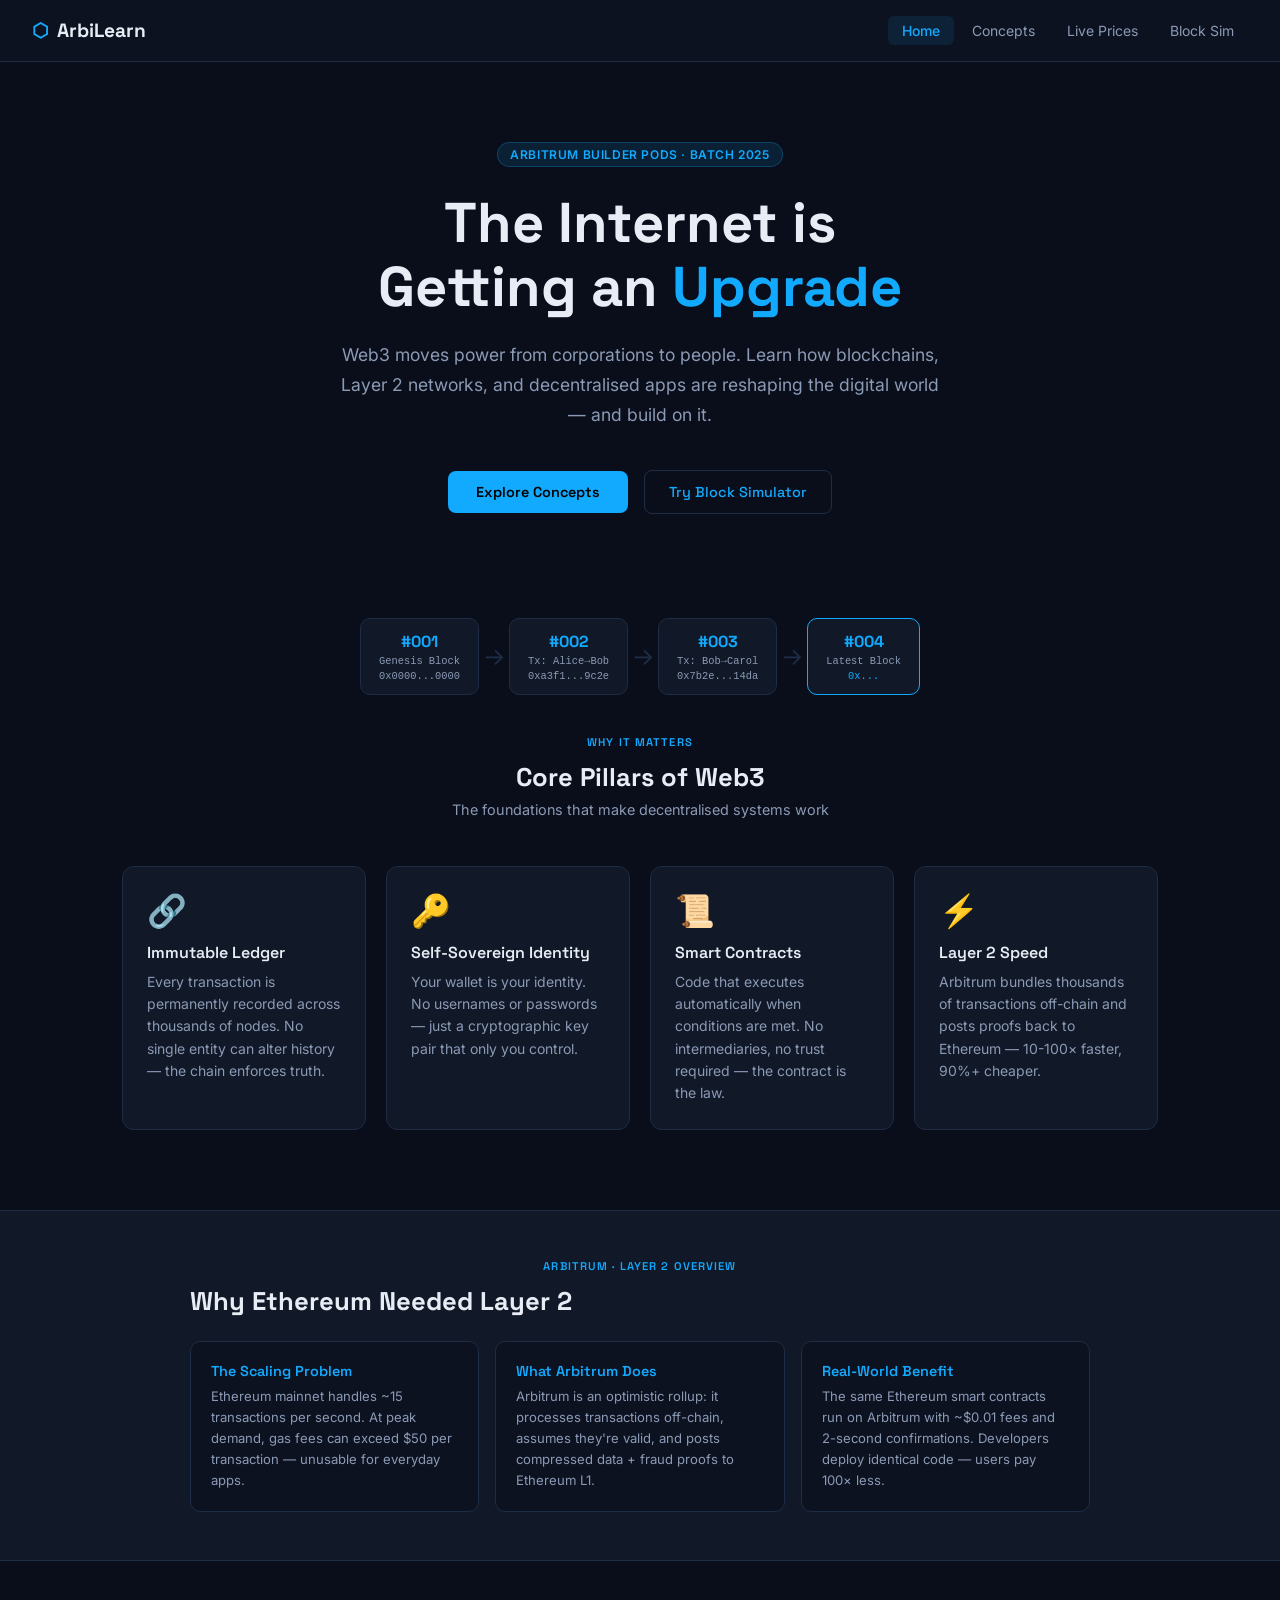
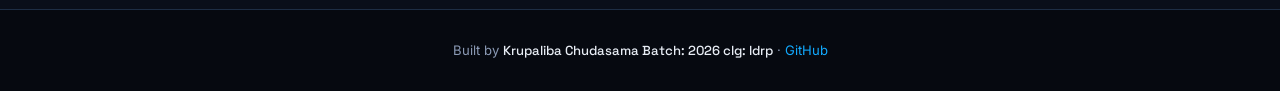
<file: index.html>
<!DOCTYPE html>
<html lang="en">
<head>
<meta charset="UTF-8"/>
<meta name="viewport" content="width=device-width, initial-scale=1.0"/>
<title>ArbiLearn – Web3 Explorer</title>
<link href="https://fonts.googleapis.com/css2?family=Space+Grotesk:wght@400;500;600;700&family=Inter:wght@400;500&display=swap" rel="stylesheet"/>
<link rel="stylesheet" href="style.css"/>
</head>
<body>
<nav>
  <div class="nav-logo">⬡<span>ArbiLearn</span></div>
  <div class="nav-links">
    <a href="index.html" class="nav-btn active">Home</a>
    <a href="concepts.html" class="nav-btn">Concepts</a>
    <a href="prices.html" class="nav-btn">Live Prices</a>
    <a href="simulator.html" class="nav-btn">Block Sim</a>
  </div>
</nav>

<div class="hero">
  <div class="hero-badge">Arbitrum Builder Pods · Batch 2025</div>
  <h1>The Internet is<br>Getting an <span class="accent">Upgrade</span></h1>
  <p>Web3 moves power from corporations to people. Learn how blockchains, Layer 2 networks, and decentralised apps are reshaping the digital world — and build on it.</p>
  <a href="concepts.html" class="btn-primary">Explore Concepts</a>
  <a href="simulator.html" class="btn-ghost">Try Block Simulator</a>
</div>

<div class="chain-visual">
  <div class="block-pill"><div class="bnum">#001</div><div class="bhash">Genesis Block</div><div class="bhash">0x0000...0000</div></div>
  <div class="chain-arrow">→</div>
  <div class="block-pill"><div class="bnum">#002</div><div class="bhash">Tx: Alice→Bob</div><div class="bhash">0xa3f1...9c2e</div></div>
  <div class="chain-arrow">→</div>
  <div class="block-pill"><div class="bnum">#003</div><div class="bhash">Tx: Bob→Carol</div><div class="bhash">0x7b2e...14da</div></div>
  <div class="chain-arrow">→</div>
  <div class="block-pill highlight"><div class="bnum">#004</div><div class="bhash">Latest Block</div><div class="bhash">0x...</div></div>
</div>

<div style="padding:0 2rem 1rem;max-width:1100px;margin:0 auto">
  <div class="section-label">Why it matters</div>
  <div class="section-title">Core Pillars of Web3</div>
  <div class="section-sub">The foundations that make decentralised systems work</div>
</div>
<div class="features-grid">
  <div class="feat-card"><div class="feat-icon">🔗</div><h3>Immutable Ledger</h3><p>Every transaction is permanently recorded across thousands of nodes. No single entity can alter history — the chain enforces truth.</p></div>
  <div class="feat-card"><div class="feat-icon">🔑</div><h3>Self-Sovereign Identity</h3><p>Your wallet is your identity. No usernames or passwords — just a cryptographic key pair that only you control.</p></div>
  <div class="feat-card"><div class="feat-icon">📜</div><h3>Smart Contracts</h3><p>Code that executes automatically when conditions are met. No intermediaries, no trust required — the contract is the law.</p></div>
  <div class="feat-card"><div class="feat-icon">⚡</div><h3>Layer 2 Speed</h3><p>Arbitrum bundles thousands of transactions off-chain and posts proofs back to Ethereum — 10-100× faster, 90%+ cheaper.</p></div>
</div>

<div class="l2-section">
  <div class="l2-inner">
    <div class="section-label">Arbitrum · Layer 2 Overview</div>
    <div class="section-title" style="text-align:left">Why Ethereum Needed Layer 2</div>
    <div class="l2-grid">
      <div class="l2-item"><h4>The Scaling Problem</h4><p>Ethereum mainnet handles ~15 transactions per second. At peak demand, gas fees can exceed $50 per transaction — unusable for everyday apps.</p></div>
      <div class="l2-item"><h4>What Arbitrum Does</h4><p>Arbitrum is an optimistic rollup: it processes transactions off-chain, assumes they're valid, and posts compressed data + fraud proofs to Ethereum L1.</p></div>
      <div class="l2-item"><h4>Real-World Benefit</h4><p>The same Ethereum smart contracts run on Arbitrum with ~$0.01 fees and 2-second confirmations. Developers deploy identical code — users pay 100× less.</p></div>
    </div>
  </div>
</div>

<footer>
  <p>Built by <span class="foot-name">Krupaliba Chudasama Batch: 2026 clg: ldrp</span> · <a href="https://github.com/krupalibachudasama2537-lgtm/Web3-AI/tree/main">GitHub</a></p>
</footer>
</body>
</html>
</file>
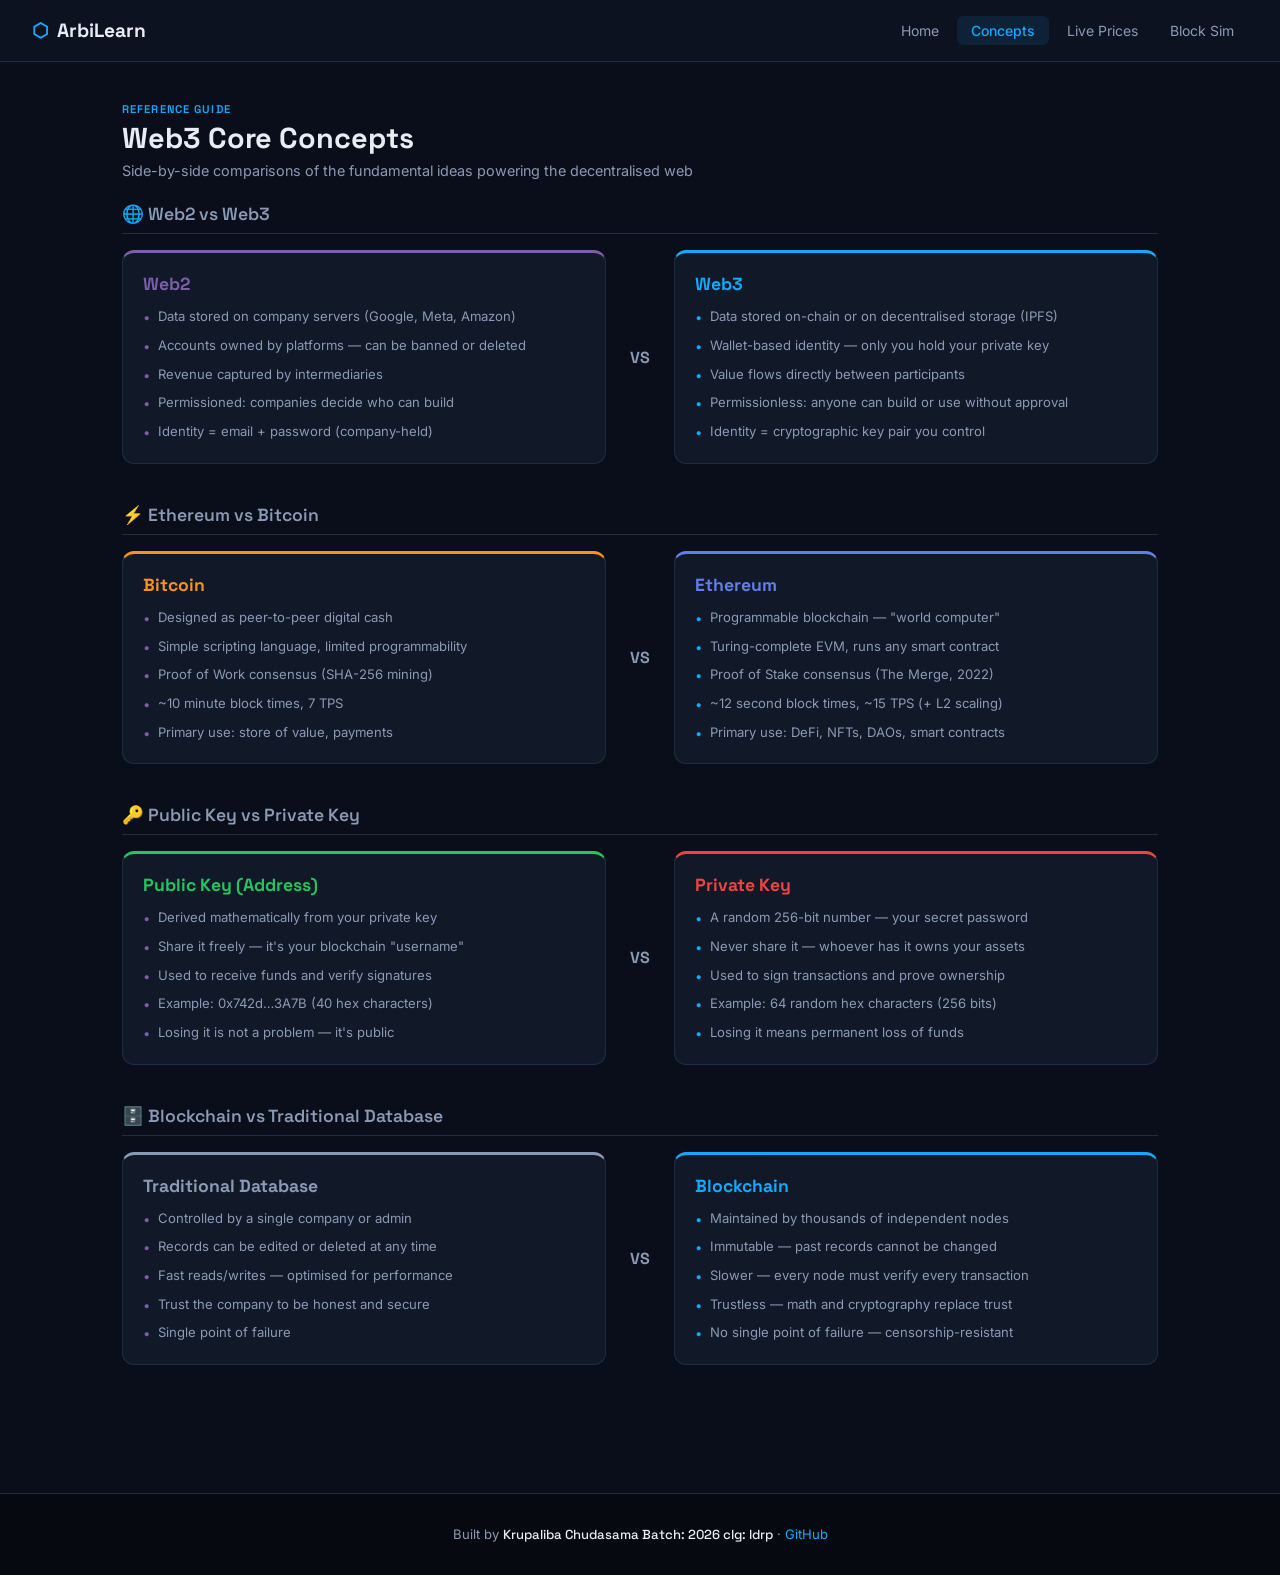
<file: concepts.html>
<!DOCTYPE html>
<html lang="en">
<head>
<meta charset="UTF-8"/>
<meta name="viewport" content="width=device-width, initial-scale=1.0"/>
<title>Concepts – ArbiLearn</title>
<link href="https://fonts.googleapis.com/css2?family=Space+Grotesk:wght@400;500;600;700&family=Inter:wght@400;500&display=swap" rel="stylesheet"/>
<link rel="stylesheet" href="style.css"/>
</head>
<body>
<nav>
  <div class="nav-logo">⬡<span>ArbiLearn</span></div>
  <div class="nav-links">
    <a href="index.html" class="nav-btn">Home</a>
    <a href="concepts.html" class="nav-btn active">Concepts</a>
    <a href="prices.html" class="nav-btn">Live Prices</a>
    <a href="simulator.html" class="nav-btn">Block Sim</a>
  </div>
</nav>

<div class="concepts-wrap">
  <div class="section-label" style="text-align:left;margin-bottom:.25rem">Reference Guide</div>
  <h2 class="page-title">Web3 Core Concepts</h2>
  <p class="page-sub">Side-by-side comparisons of the fundamental ideas powering the decentralised web</p>

  <div class="concept-block">
    <h3>🌐 Web2 vs Web3</h3>
    <div class="vs-grid">
      <div class="vs-card left purple-top"><h4 class="purple">Web2</h4><ul class="vs-list left-list"><li>Data stored on company servers (Google, Meta, Amazon)</li><li>Accounts owned by platforms — can be banned or deleted</li><li>Revenue captured by intermediaries</li><li>Permissioned: companies decide who can build</li><li>Identity = email + password (company-held)</li></ul></div>
      <div class="vs-badge">VS</div>
      <div class="vs-card right blue-top"><h4 class="blue">Web3</h4><ul class="vs-list"><li>Data stored on-chain or on decentralised storage (IPFS)</li><li>Wallet-based identity — only you hold your private key</li><li>Value flows directly between participants</li><li>Permissionless: anyone can build or use without approval</li><li>Identity = cryptographic key pair you control</li></ul></div>
    </div>
  </div>

  <div class="concept-block">
    <h3>⚡ Ethereum vs Bitcoin</h3>
    <div class="vs-grid">
      <div class="vs-card left btc-top"><h4 class="btc">Bitcoin</h4><ul class="vs-list left-list"><li>Designed as peer-to-peer digital cash</li><li>Simple scripting language, limited programmability</li><li>Proof of Work consensus (SHA-256 mining)</li><li>~10 minute block times, 7 TPS</li><li>Primary use: store of value, payments</li></ul></div>
      <div class="vs-badge">VS</div>
      <div class="vs-card right eth-top"><h4 class="eth">Ethereum</h4><ul class="vs-list"><li>Programmable blockchain — "world computer"</li><li>Turing-complete EVM, runs any smart contract</li><li>Proof of Stake consensus (The Merge, 2022)</li><li>~12 second block times, ~15 TPS (+ L2 scaling)</li><li>Primary use: DeFi, NFTs, DAOs, smart contracts</li></ul></div>
    </div>
  </div>

  <div class="concept-block">
    <h3>🔑 Public Key vs Private Key</h3>
    <div class="vs-grid">
      <div class="vs-card left green-top"><h4 class="green">Public Key (Address)</h4><ul class="vs-list left-list"><li>Derived mathematically from your private key</li><li>Share it freely — it's your blockchain "username"</li><li>Used to receive funds and verify signatures</li><li>Example: 0x742d…3A7B (40 hex characters)</li><li>Losing it is not a problem — it's public</li></ul></div>
      <div class="vs-badge">VS</div>
      <div class="vs-card right red-top"><h4 class="red">Private Key</h4><ul class="vs-list"><li>A random 256-bit number — your secret password</li><li>Never share it — whoever has it owns your assets</li><li>Used to sign transactions and prove ownership</li><li>Example: 64 random hex characters (256 bits)</li><li>Losing it means permanent loss of funds</li></ul></div>
    </div>
  </div>

  <div class="concept-block">
    <h3>🗄️ Blockchain vs Traditional Database</h3>
    <div class="vs-grid">
      <div class="vs-card left muted-top"><h4 class="muted">Traditional Database</h4><ul class="vs-list left-list"><li>Controlled by a single company or admin</li><li>Records can be edited or deleted at any time</li><li>Fast reads/writes — optimised for performance</li><li>Trust the company to be honest and secure</li><li>Single point of failure</li></ul></div>
      <div class="vs-badge">VS</div>
      <div class="vs-card right blue-top"><h4 class="blue">Blockchain</h4><ul class="vs-list"><li>Maintained by thousands of independent nodes</li><li>Immutable — past records cannot be changed</li><li>Slower — every node must verify every transaction</li><li>Trustless — math and cryptography replace trust</li><li>No single point of failure — censorship-resistant</li></ul></div>
    </div>
  </div>
</div>

<footer>
  <p>Built by <span class="foot-name">Krupaliba Chudasama Batch: 2026 clg: ldrp</span> · <a href="https://github.com/krupalibachudasama2537-lgtm/Web3-AI/tree/main">GitHub</a></p>
</footer>
</body>
</html>
</file>
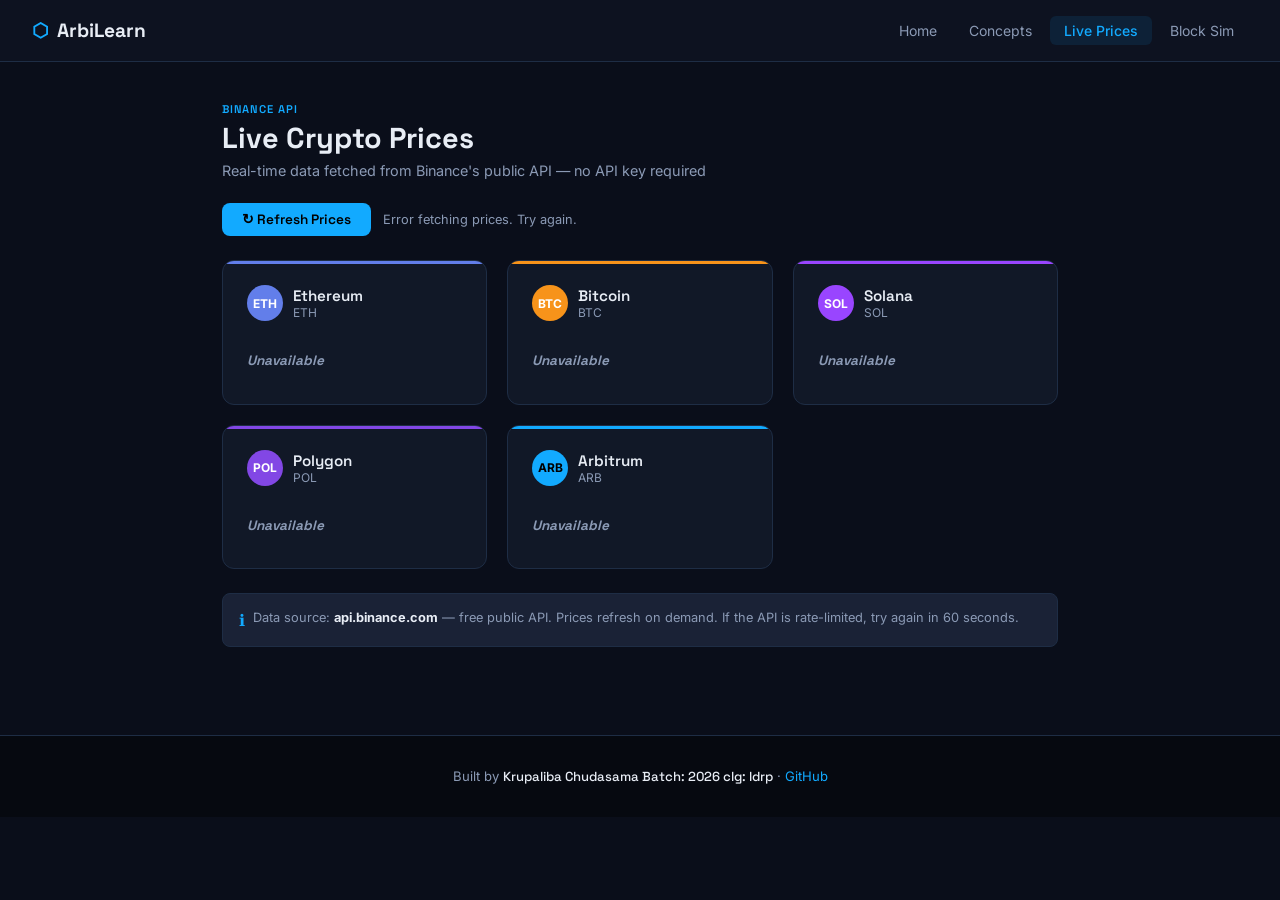
<file: prices.html>
<!DOCTYPE html>
<html lang="en">

<head>
  <meta charset="UTF-8" />
  <meta name="viewport" content="width=device-width, initial-scale=1.0" />
  <title>Live Prices – ArbiLearn</title>
  <link
    href="https://fonts.googleapis.com/css2?family=Space+Grotesk:wght@400;500;600;700&family=Inter:wght@400;500&display=swap"
    rel="stylesheet" />
  <link rel="stylesheet" href="style.css" />
</head>

<body>
  <nav>
    <div class="nav-logo">⬡<span>ArbiLearn</span></div>
    <div class="nav-links">
      <a href="index.html" class="nav-btn">Home</a>
      <a href="concepts.html" class="nav-btn">Concepts</a>
      <a href="prices.html" class="nav-btn active">Live Prices</a>
      <a href="simulator.html" class="nav-btn">Block Sim</a>
    </div>
  </nav>

  <div class="prices-wrap">
    <div class="section-label" style="text-align:left;margin-bottom:.25rem">Binance API</div>
    <h2 class="page-title">Live Crypto Prices</h2>
    <p class="page-sub">Real-time data fetched from Binance's public API — no API key required</p>

    <div class="refresh-row">
      <button class="refresh-btn" id="refresh-btn" onclick="fetchPrices()">↻ Refresh Prices</button>
      <span class="last-updated" id="last-updated">Loading...</span>
    </div>

    <div class="price-grid" id="price-grid">
      <div class="price-card eth-card">
        <div class="coin-header">
          <div class="coin-icon eth-icon">ETH</div>
          <div>
            <div class="coin-name">Ethereum</div>
            <div class="coin-symbol">ETH</div>
          </div>
        </div>
        <div class="price-usd" id="price-eth"><span class="price-loading">Fetching...</span></div>
        <div class="price-change" id="change-eth"></div>
      </div>
      <div class="price-card btc-card">
        <div class="coin-header">
          <div class="coin-icon btc-icon">BTC</div>
          <div>
            <div class="coin-name">Bitcoin</div>
            <div class="coin-symbol">BTC</div>
          </div>
        </div>
        <div class="price-usd" id="price-btc"><span class="price-loading">Fetching...</span></div>
        <div class="price-change" id="change-btc"></div>
      </div>
      <div class="price-card sol-card">
        <div class="coin-header">
          <div class="coin-icon sol-icon">SOL</div>
          <div>
            <div class="coin-name">Solana</div>
            <div class="coin-symbol">SOL</div>
          </div>
        </div>
        <div class="price-usd" id="price-sol"><span class="price-loading">Fetching...</span></div>
        <div class="price-change" id="change-sol"></div>
      </div>
      <div class="price-card matic-card">
        <div class="coin-header">
          <div class="coin-icon matic-icon">POL</div>
          <div>
            <div class="coin-name">Polygon</div>
            <div class="coin-symbol">POL</div>
          </div>
        </div>
        <div class="price-usd" id="price-matic"><span class="price-loading">Fetching...</span></div>
        <div class="price-change" id="change-matic"></div>
      </div>
      <div class="price-card arb-card">
        <div class="coin-header">
          <div class="coin-icon arb-icon">ARB</div>
          <div>
            <div class="coin-name">Arbitrum</div>
            <div class="coin-symbol">ARB</div>
          </div>
        </div>
        <div class="price-usd" id="price-arb"><span class="price-loading">Fetching...</span></div>
        <div class="price-change" id="change-arb"></div>
      </div>
    </div>

    <div class="api-note">
      <span style="color:#12AAFF;font-size:1rem">ℹ</span>
      <span>Data source: <strong>api.binance.com</strong> — free public API. Prices refresh on demand. If the API is
        rate-limited, try again in 60 seconds.</span>
    </div>
  </div>

  <footer>
    <p>Built by <span class="foot-name">Krupaliba Chudasama Batch: 2026 clg: ldrp</span> · <a
        href="https://github.com/krupalibachudasama2537-lgtm/Web3-AI/tree/main">GitHub</a></p>
  </footer>

<script>
async function fetchPrices() {
  const btn = document.getElementById('refresh-btn');
  btn.disabled = true;
  btn.textContent = '↻ Loading...';
  document.getElementById('last-updated').textContent = 'Fetching...';

  const symbols = ['ETHUSDT','BTCUSDT','SOLUSDT','MATICUSDT','ARBUSDT'];
  const ids =    ['eth',    'btc',    'sol',    'matic',    'arb'   ];

  try {
    const results = await Promise.all(
      symbols.map(s =>
        fetch(`https://api.binance.com/api/v3/ticker/24hr?symbol=${s}`).then(r => r.json())
      )
    );

    results.forEach((data, i) => {
      const id = ids[i];
      const price = parseFloat(data.lastPrice);
      const change = parseFloat(data.priceChangePercent);

      document.getElementById('price-' + id).textContent =
        '$' + price.toLocaleString('en-US', { minimumFractionDigits: 2, maximumFractionDigits: 2 });

      const cel = document.getElementById('change-' + id);
      const up = change >= 0;
      cel.className = 'price-change ' + (up ? 'up' : 'down');
      cel.innerHTML = (up ? '▲' : '▼') + ' ' + Math.abs(change).toFixed(2) + '% (24h)';
    });

    document.getElementById('last-updated').textContent = 'Updated ' + new Date().toLocaleTimeString();
  } catch (e) {
    document.getElementById('last-updated').textContent = 'Error fetching prices. Try again.';
    ['eth','btc','sol','matic','arb'].forEach(id => {
      document.getElementById('price-' + id).innerHTML = '<span class="price-loading">Unavailable</span>';
    });
  }

  btn.disabled = false;
  btn.textContent = '↻ Refresh Prices';
}

fetchPrices();
</script>
</body>

</html>
</file>
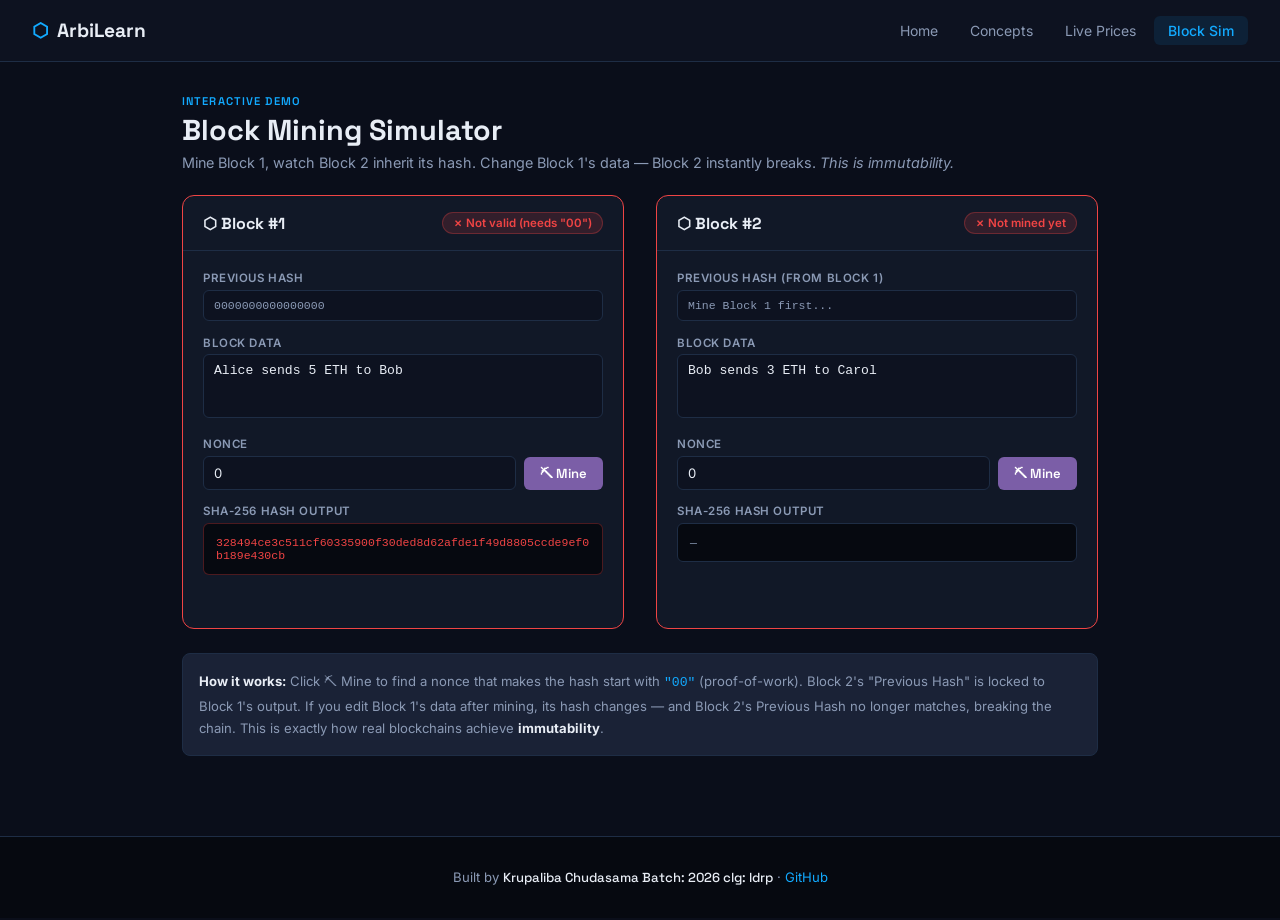
<file: simulator.html>
<!DOCTYPE html>
<html lang="en">
<head>
<meta charset="UTF-8"/>
<meta name="viewport" content="width=device-width, initial-scale=1.0"/>
<title>Block Simulator – ArbiLearn</title>
<link href="https://fonts.googleapis.com/css2?family=Space+Grotesk:wght@400;500;600;700&family=Inter:wght@400;500&display=swap" rel="stylesheet"/>
<link rel="stylesheet" href="style.css"/>
</head>
<body>
<nav>
  <div class="nav-logo">⬡<span>ArbiLearn</span></div>
  <div class="nav-links">
    <a href="index.html" class="nav-btn">Home</a>
    <a href="concepts.html" class="nav-btn">Concepts</a>
    <a href="prices.html" class="nav-btn">Live Prices</a>
    <a href="simulator.html" class="nav-btn active">Block Sim</a>
  </div>
</nav>

<div class="sim-wrap">
  <div class="section-label" style="text-align:left;margin-bottom:.25rem">Interactive Demo</div>
  <h2 class="page-title">Block Mining Simulator</h2>
  <p class="page-sub">Mine Block 1, watch Block 2 inherit its hash. Change Block 1's data — Block 2 instantly breaks. <em>This is immutability.</em></p>

  <div class="blocks-container">
    <!-- BLOCK 1 -->
    <div class="sim-block valid" id="sim-block-1">
      <div class="block-header">
        <h3>⬡ Block #1</h3>
        <span class="validity-badge valid" id="badge-1">✓ Valid</span>
      </div>
      <div class="block-body">
        <div class="sim-field">
          <label>Previous Hash</label>
          <input type="text" id="prev-hash-1" value="0000000000000000" readonly class="mono"/>
        </div>
        <div class="sim-field">
          <label>Block Data</label>
          <textarea id="data-1" oninput="onDataChange(1)">Alice sends 5 ETH to Bob</textarea>
        </div>
        <div class="nonce-row">
          <div class="sim-field">
            <label>Nonce</label>
            <input type="number" id="nonce-1" value="0" oninput="computeHash(1)"/>
          </div>
          <button class="mine-btn" id="mine-btn-1" onclick="mineBlock(1)">⛏ Mine</button>
        </div>
        <div class="sim-field">
          <label>SHA-256 Hash Output</label>
          <div class="hash-display" id="hash-display-1">—</div>
        </div>
        <div class="mining-status" id="mining-status-1"></div>
      </div>
    </div>

    <!-- BLOCK 2 -->
    <div class="sim-block invalid" id="sim-block-2">
      <div class="block-header">
        <h3>⬡ Block #2</h3>
        <span class="validity-badge invalid" id="badge-2">✗ Not mined yet</span>
      </div>
      <div class="block-body">
        <div class="sim-field">
          <label>Previous Hash (from Block 1)</label>
          <input type="text" id="prev-hash-2" value="Mine Block 1 first..." readonly class="mono muted-input"/>
        </div>
        <div class="sim-field">
          <label>Block Data</label>
          <textarea id="data-2" oninput="onDataChange(2)">Bob sends 3 ETH to Carol</textarea>
        </div>
        <div class="nonce-row">
          <div class="sim-field">
            <label>Nonce</label>
            <input type="number" id="nonce-2" value="0" oninput="computeHash(2)"/>
          </div>
          <button class="mine-btn" id="mine-btn-2" onclick="mineBlock(2)">⛏ Mine</button>
        </div>
        <div class="sim-field">
          <label>SHA-256 Hash Output</label>
          <div class="hash-display" id="hash-display-2">—</div>
        </div>
        <div class="mining-status" id="mining-status-2"></div>
      </div>
    </div>
  </div>

  <div class="sim-info">
    <strong>How it works:</strong> Click ⛏ Mine to find a nonce that makes the hash start with <code>"00"</code> (proof-of-work). Block 2's "Previous Hash" is locked to Block 1's output. If you edit Block 1's data after mining, its hash changes — and Block 2's Previous Hash no longer matches, breaking the chain. This is exactly how real blockchains achieve <strong>immutability</strong>.
  </div>
</div>

<footer>
    <p>Built by <span class="foot-name">Krupaliba Chudasama Batch: 2026 clg: ldrp</span> · <a href="https://github.com/krupalibachudasama2537-lgtm/Web3-AI/tree/main">GitHub</a></p>
</footer>

<script>
let block1Mined = false;

async function sha256(message) {
  const buf = new TextEncoder().encode(message);
  const hash = await crypto.subtle.digest('SHA-256', buf);
  return Array.from(new Uint8Array(hash)).map(b => b.toString(16).padStart(2,'0')).join('');
}

async function computeHash(blockNum) {
  const prevHash = document.getElementById('prev-hash-'+blockNum).value;
  const data = document.getElementById('data-'+blockNum).value;
  const nonce = document.getElementById('nonce-'+blockNum).value;
  const hash = await sha256(prevHash + data + nonce);

  const display = document.getElementById('hash-display-'+blockNum);
  const isValid = hash.startsWith('00');
  display.textContent = hash;
  display.className = 'hash-display ' + (isValid ? 'valid-hash' : 'invalid-hash');

  const block = document.getElementById('sim-block-'+blockNum);
  const badge = document.getElementById('badge-'+blockNum);

  if (isValid) {
    block.className = 'sim-block valid';
    badge.className = 'validity-badge valid';
    badge.textContent = '✓ Block Valid';
    if (blockNum === 1) {
      block1Mined = true;
      const ph2 = document.getElementById('prev-hash-2');
      ph2.value = hash;
      ph2.style.color = '#22C55E';
      computeHash(2);
    }
  } else {
    block.className = 'sim-block invalid';
    badge.className = 'validity-badge invalid';
    if (blockNum === 1 && block1Mined) {
      badge.textContent = '✗ Chain broken!';
      block1Mined = false;
      const ph2 = document.getElementById('prev-hash-2');
      ph2.value = 'Block 1 hash changed — re-mine!';
      ph2.style.color = '#EF4444';
      document.getElementById('sim-block-2').className = 'sim-block invalid';
      document.getElementById('badge-2').className = 'validity-badge invalid';
      document.getElementById('badge-2').textContent = '✗ Chain broken!';
      document.getElementById('hash-display-2').textContent = 'Previous hash mismatch — Block 1 was tampered with';
      document.getElementById('hash-display-2').className = 'hash-display invalid-hash';
    } else {
      badge.textContent = '✗ Not valid (needs "00")';
    }
  }
  return hash;
}

async function onDataChange(blockNum) {
  if (blockNum === 1) { document.getElementById('nonce-1').value = 0; block1Mined = false; }
  await computeHash(blockNum);
}

async function mineBlock(blockNum) {
  const btn = document.getElementById('mine-btn-'+blockNum);
  const status = document.getElementById('mining-status-'+blockNum);
  btn.disabled = true;
  btn.textContent = 'Mining...';
  const prevHash = document.getElementById('prev-hash-'+blockNum).value;
  const data = document.getElementById('data-'+blockNum).value;
  let nonce = 0;
  while (nonce < 1000000) {
    const hash = await sha256(prevHash + data + nonce);
    if (hash.startsWith('00')) {
      document.getElementById('nonce-'+blockNum).value = nonce;
      status.textContent = '✓ Found nonce ' + nonce + ' after ' + nonce + ' attempts';
      await computeHash(blockNum);
      break;
    }
    nonce++;
    if (nonce % 200 === 0) {
      status.textContent = 'Trying nonce ' + nonce + '...';
      document.getElementById('nonce-'+blockNum).value = nonce;
      await new Promise(r => setTimeout(r, 0));
    }
  }
  btn.disabled = false;
  btn.textContent = '⛏ Mine';
}

computeHash(1);
</script>
</body>
</html>
</file>
<file: style.css>
/* ===== RESET & BASE ===== */
*, *::before, *::after { box-sizing: border-box; margin: 0; padding: 0; }
:root {
  --navy: #0A0E1A;
  --card: #111827;
  --card2: #1a2236;
  --blue: #12AAFF;
  --purple: #7B5EA7;
  --green: #22C55E;
  --red: #EF4444;
  --text: #E8EDF5;
  --muted: #8B9AB5;
  --border: #1E2D45;
  --font-head: 'Space Grotesk', sans-serif;
  --font-body: 'Inter', sans-serif;
}
body { background: var(--navy); color: var(--text); font-family: var(--font-body); min-height: 100vh; }

/* ===== NAV ===== */
nav { display: flex; align-items: center; justify-content: space-between; padding: 1rem 2rem; background: #0D1220; border-bottom: 1px solid var(--border); position: sticky; top: 0; z-index: 100; }
.nav-logo { font-family: var(--font-head); font-size: 1.2rem; font-weight: 700; color: var(--blue); display: flex; align-items: center; gap: 8px; text-decoration: none; }
.nav-logo span { color: var(--text); }
.nav-links { display: flex; gap: 4px; }
.nav-btn { background: none; border: none; color: var(--muted); font-family: var(--font-body); font-size: 0.875rem; padding: 6px 14px; border-radius: 6px; cursor: pointer; transition: all .2s; text-decoration: none; display: inline-block; }
.nav-btn:hover { color: var(--text); background: var(--card); }
.nav-btn.active { color: var(--blue); background: rgba(18,170,255,.1); font-weight: 500; }

/* ===== SHARED ===== */
.section-label { font-family: var(--font-head); font-size: .7rem; font-weight: 600; color: var(--blue); text-transform: uppercase; letter-spacing: .1em; text-align: center; margin-bottom: .75rem; }
.section-title { font-family: var(--font-head); font-size: 1.6rem; font-weight: 700; text-align: center; margin-bottom: .5rem; }
.section-sub { color: var(--muted); text-align: center; font-size: .9rem; margin-bottom: 2rem; }
.page-title { font-family: var(--font-head); font-size: 1.8rem; font-weight: 700; margin-bottom: .4rem; }
.page-sub { color: var(--muted); font-size: .9rem; margin-bottom: 1.5rem; }
footer { background: #060910; border-top: 1px solid var(--border); padding: 2rem; text-align: center; font-size: .82rem; color: var(--muted); margin-top: 3rem; }
footer a { color: var(--blue); text-decoration: none; }
.foot-name { font-family: var(--font-head); color: var(--text); font-weight: 500; }

/* ===== PAGE 1: HOME ===== */
.hero { padding: 5rem 2rem 4rem; text-align: center; max-width: 860px; margin: 0 auto; }
.hero-badge { display: inline-block; background: rgba(18,170,255,.12); color: var(--blue); font-size: .75rem; font-weight: 600; padding: 4px 12px; border-radius: 20px; margin-bottom: 1.5rem; border: 1px solid rgba(18,170,255,.25); letter-spacing: .05em; text-transform: uppercase; }
.hero h1 { font-family: var(--font-head); font-size: clamp(2rem,5vw,3.5rem); font-weight: 700; line-height: 1.15; margin-bottom: 1.25rem; }
.hero h1 .accent { color: var(--blue); }
.hero p { font-size: 1.1rem; color: var(--muted); line-height: 1.7; margin-bottom: 2.5rem; max-width: 600px; margin-left: auto; margin-right: auto; }
.btn-primary { background: var(--blue); color: #000; font-family: var(--font-head); font-weight: 600; font-size: .9rem; padding: 12px 28px; border: none; border-radius: 8px; cursor: pointer; transition: all .2s; text-decoration: none; display: inline-block; }
.btn-primary:hover { background: #3bbfff; transform: translateY(-1px); }
.btn-ghost { background: transparent; color: var(--blue); font-family: var(--font-head); font-weight: 500; font-size: .9rem; padding: 12px 24px; border: 1px solid var(--border); border-radius: 8px; cursor: pointer; transition: all .2s; margin-left: 12px; text-decoration: none; display: inline-block; }
.btn-ghost:hover { border-color: var(--blue); background: rgba(18,170,255,.08); }

.chain-visual { display: flex; align-items: center; justify-content: center; gap: 0; padding: 2.5rem 2rem; overflow-x: auto; }
.block-pill { background: var(--card); border: 1px solid var(--border); border-radius: 10px; padding: 12px 18px; font-family: var(--font-head); font-size: .78rem; text-align: center; min-width: 110px; }
.block-pill.highlight { border-color: var(--blue); }
.bnum { color: var(--blue); font-weight: 700; font-size: 1rem; }
.block-pill.highlight .bnum { color: var(--blue); }
.bhash { color: var(--muted); font-size: .65rem; margin-top: 3px; font-family: monospace; }
.block-pill.highlight .bhash:last-child { color: var(--blue); }
.chain-arrow { color: var(--border); font-size: 1.5rem; padding: 0 4px; flex-shrink: 0; }

.features-grid { display: grid; grid-template-columns: repeat(auto-fit, minmax(240px, 1fr)); gap: 1.25rem; padding: 0 2rem 3rem; max-width: 1100px; margin: 0 auto; }
.feat-card { background: var(--card); border: 1px solid var(--border); border-radius: 12px; padding: 1.5rem; }
.feat-icon { font-size: 2rem; margin-bottom: .75rem; }
.feat-card h3 { font-family: var(--font-head); font-size: 1rem; font-weight: 600; margin-bottom: .5rem; }
.feat-card p { font-size: .875rem; color: var(--muted); line-height: 1.6; }

.l2-section { background: var(--card); border-top: 1px solid var(--border); border-bottom: 1px solid var(--border); padding: 3rem 2rem; margin: 2rem 0; }
.l2-inner { max-width: 900px; margin: 0 auto; }
.l2-grid { display: grid; grid-template-columns: repeat(auto-fit, minmax(200px, 1fr)); gap: 1rem; margin-top: 1.5rem; }
.l2-item { background: #0D1220; border: 1px solid var(--border); border-radius: 10px; padding: 1.25rem; }
.l2-item h4 { font-family: var(--font-head); font-size: .9rem; font-weight: 600; color: var(--blue); margin-bottom: .4rem; }
.l2-item p { font-size: .82rem; color: var(--muted); line-height: 1.6; }

/* ===== PAGE 2: CONCEPTS ===== */
.concepts-wrap { padding: 2.5rem 2rem; max-width: 1100px; margin: 0 auto; }
.concept-block { margin-bottom: 2.5rem; }
.concept-block h3 { font-family: var(--font-head); font-size: 1.1rem; font-weight: 600; color: var(--muted); margin-bottom: 1rem; padding-bottom: .5rem; border-bottom: 1px solid var(--border); }
.vs-grid { display: grid; grid-template-columns: 1fr auto 1fr; gap: 1rem; align-items: stretch; }
.vs-card { background: var(--card); border: 1px solid var(--border); border-radius: 12px; padding: 1.25rem; }
.vs-card h4 { font-family: var(--font-head); font-size: 1.1rem; font-weight: 700; margin-bottom: .75rem; }
.purple-top { border-top: 3px solid var(--purple); }
.blue-top { border-top: 3px solid var(--blue); }
.btc-top { border-top: 3px solid #F7931A; }
.eth-top { border-top: 3px solid #627EEA; }
.green-top { border-top: 3px solid var(--green); }
.red-top { border-top: 3px solid var(--red); }
.muted-top { border-top: 3px solid var(--muted); }
h4.purple { color: var(--purple); }
h4.blue { color: var(--blue); }
h4.btc { color: #F7931A; }
h4.eth { color: #627EEA; }
h4.green { color: var(--green); }
h4.red { color: var(--red); }
h4.muted { color: var(--muted); }
.vs-list { list-style: none; display: flex; flex-direction: column; gap: .5rem; }
.vs-list li { font-size: .82rem; color: var(--muted); display: flex; gap: 8px; align-items: flex-start; line-height: 1.5; }
.vs-list li::before { content: "•"; color: var(--blue); flex-shrink: 0; margin-top: 1px; }
.vs-list.left-list li::before { color: var(--purple); }
.vs-badge { display: flex; align-items: center; justify-content: center; font-family: var(--font-head); font-weight: 700; font-size: 1rem; color: var(--muted); flex-shrink: 0; padding: 0 .5rem; }

/* ===== PAGE 3: PRICES ===== */
.prices-wrap { padding: 2.5rem 2rem; max-width: 900px; margin: 0 auto; }
.price-grid { display: grid; grid-template-columns: repeat(auto-fit, minmax(200px, 1fr)); gap: 1.25rem; margin-bottom: 1.5rem; }
.price-card { background: var(--card); border: 1px solid var(--border); border-radius: 12px; padding: 1.5rem; position: relative; overflow: hidden; }
.price-card::before { content: ''; position: absolute; top: 0; left: 0; right: 0; height: 3px; }
.eth-card::before { background: #627EEA; }
.btc-card::before { background: #F7931A; }
.sol-card::before { background: #9945FF; }
.matic-card::before { background: #8247E5; }
.arb-card::before { background: var(--blue); }
.coin-header { display: flex; align-items: center; gap: 10px; margin-bottom: 1rem; }
.coin-icon { width: 36px; height: 36px; border-radius: 50%; display: flex; align-items: center; justify-content: center; font-weight: 700; font-size: .75rem; color: #fff; flex-shrink: 0; }
.eth-icon { background: #627EEA; }
.btc-icon { background: #F7931A; }
.sol-icon { background: #9945FF; }
.matic-icon { background: #8247E5; }
.arb-icon { background: var(--blue); color: #000; }
.coin-name { font-family: var(--font-head); font-weight: 600; font-size: .95rem; }
.coin-symbol { color: var(--muted); font-size: .75rem; }
.price-usd { font-family: var(--font-head); font-size: 1.8rem; font-weight: 700; margin-bottom: .4rem; }
.price-change { font-size: .85rem; font-weight: 500; display: flex; align-items: center; gap: 4px; }
.price-change.up { color: var(--green); }
.price-change.down { color: var(--red); }
.price-loading { color: var(--muted); font-size: .85rem; font-style: italic; }
.refresh-row { display: flex; align-items: center; gap: 12px; margin-bottom: 1.5rem; flex-wrap: wrap; }
.refresh-btn { background: var(--blue); color: #000; font-family: var(--font-head); font-weight: 600; font-size: .85rem; padding: 8px 20px; border: none; border-radius: 8px; cursor: pointer; transition: all .2s; }
.refresh-btn:hover { background: #3bbfff; }
.refresh-btn:disabled { opacity: .6; cursor: not-allowed; }
.last-updated { color: var(--muted); font-size: .8rem; }
.api-note { background: var(--card2); border: 1px solid var(--border); border-radius: 8px; padding: 1rem; font-size: .8rem; color: var(--muted); display: flex; gap: 8px; }
.api-note strong { color: var(--text); }

/* ===== PAGE 4: SIMULATOR ===== */
.sim-wrap { padding: 2rem; max-width: 980px; margin: 0 auto; }
.blocks-container { display: grid; grid-template-columns: 1fr 1fr; gap: 2rem; margin-bottom: 1.5rem; }
.sim-block { background: var(--card); border: 1px solid var(--border); border-radius: 12px; overflow: hidden; transition: border-color .3s; }
.sim-block.valid { border-color: var(--green); }
.sim-block.invalid { border-color: var(--red); }
.block-header { padding: 1rem 1.25rem; display: flex; justify-content: space-between; align-items: center; border-bottom: 1px solid var(--border); }
.block-header h3 { font-family: var(--font-head); font-weight: 700; font-size: 1rem; }
.validity-badge { font-size: .72rem; font-weight: 600; padding: 3px 10px; border-radius: 20px; }
.validity-badge.valid { background: rgba(34,197,94,.15); color: var(--green); border: 1px solid rgba(34,197,94,.3); }
.validity-badge.invalid { background: rgba(239,68,68,.15); color: var(--red); border: 1px solid rgba(239,68,68,.3); }
.block-body { padding: 1.25rem; display: flex; flex-direction: column; gap: .9rem; }
.sim-field label { display: block; font-size: .72rem; font-weight: 600; color: var(--muted); margin-bottom: .3rem; text-transform: uppercase; letter-spacing: .05em; }
.sim-field input, .sim-field textarea { width: 100%; background: #0D1220; border: 1px solid var(--border); border-radius: 6px; color: var(--text); font-family: var(--font-body); font-size: .82rem; padding: 8px 10px; transition: border-color .2s; resize: none; }
.sim-field input:focus, .sim-field textarea:focus { outline: none; border-color: var(--blue); }
.sim-field textarea { height: 64px; font-family: monospace; }
.sim-field input[readonly] { color: var(--muted); cursor: default; }
.mono { font-family: monospace !important; font-size: .72rem !important; }
.muted-input { color: var(--muted) !important; }
.nonce-row { display: flex; gap: .5rem; align-items: flex-end; }
.nonce-row .sim-field { flex: 1; }
.mine-btn { background: var(--purple); color: #fff; font-family: var(--font-head); font-weight: 600; font-size: .82rem; padding: 8px 16px; border: none; border-radius: 6px; cursor: pointer; transition: all .2s; white-space: nowrap; align-self: flex-end; }
.mine-btn:hover { background: #9170c5; }
.mine-btn:disabled { opacity: .6; cursor: not-allowed; }
.hash-display { background: #060910; border: 1px solid var(--border); border-radius: 6px; padding: .75rem; font-family: monospace; font-size: .72rem; word-break: break-all; color: var(--muted); }
.hash-display.valid-hash { color: var(--green); border-color: rgba(34,197,94,.3); }
.hash-display.invalid-hash { color: var(--red); border-color: rgba(239,68,68,.3); }
.mining-status { font-size: .8rem; color: var(--blue); min-height: 1.2rem; }
.sim-info { background: var(--card2); border: 1px solid var(--border); border-radius: 8px; padding: 1rem; font-size: .82rem; color: var(--muted); line-height: 1.7; }
.sim-info strong { color: var(--text); }
.sim-info code { color: var(--blue); font-family: monospace; }

/* ===== RESPONSIVE ===== */
@media (max-width: 700px) {
  .blocks-container { grid-template-columns: 1fr; }
  .vs-grid { grid-template-columns: 1fr; }
  .vs-badge { display: none; }
  nav { padding: .75rem 1rem; }
  .nav-btn { padding: 5px 8px; font-size: .78rem; }
}
</file>
